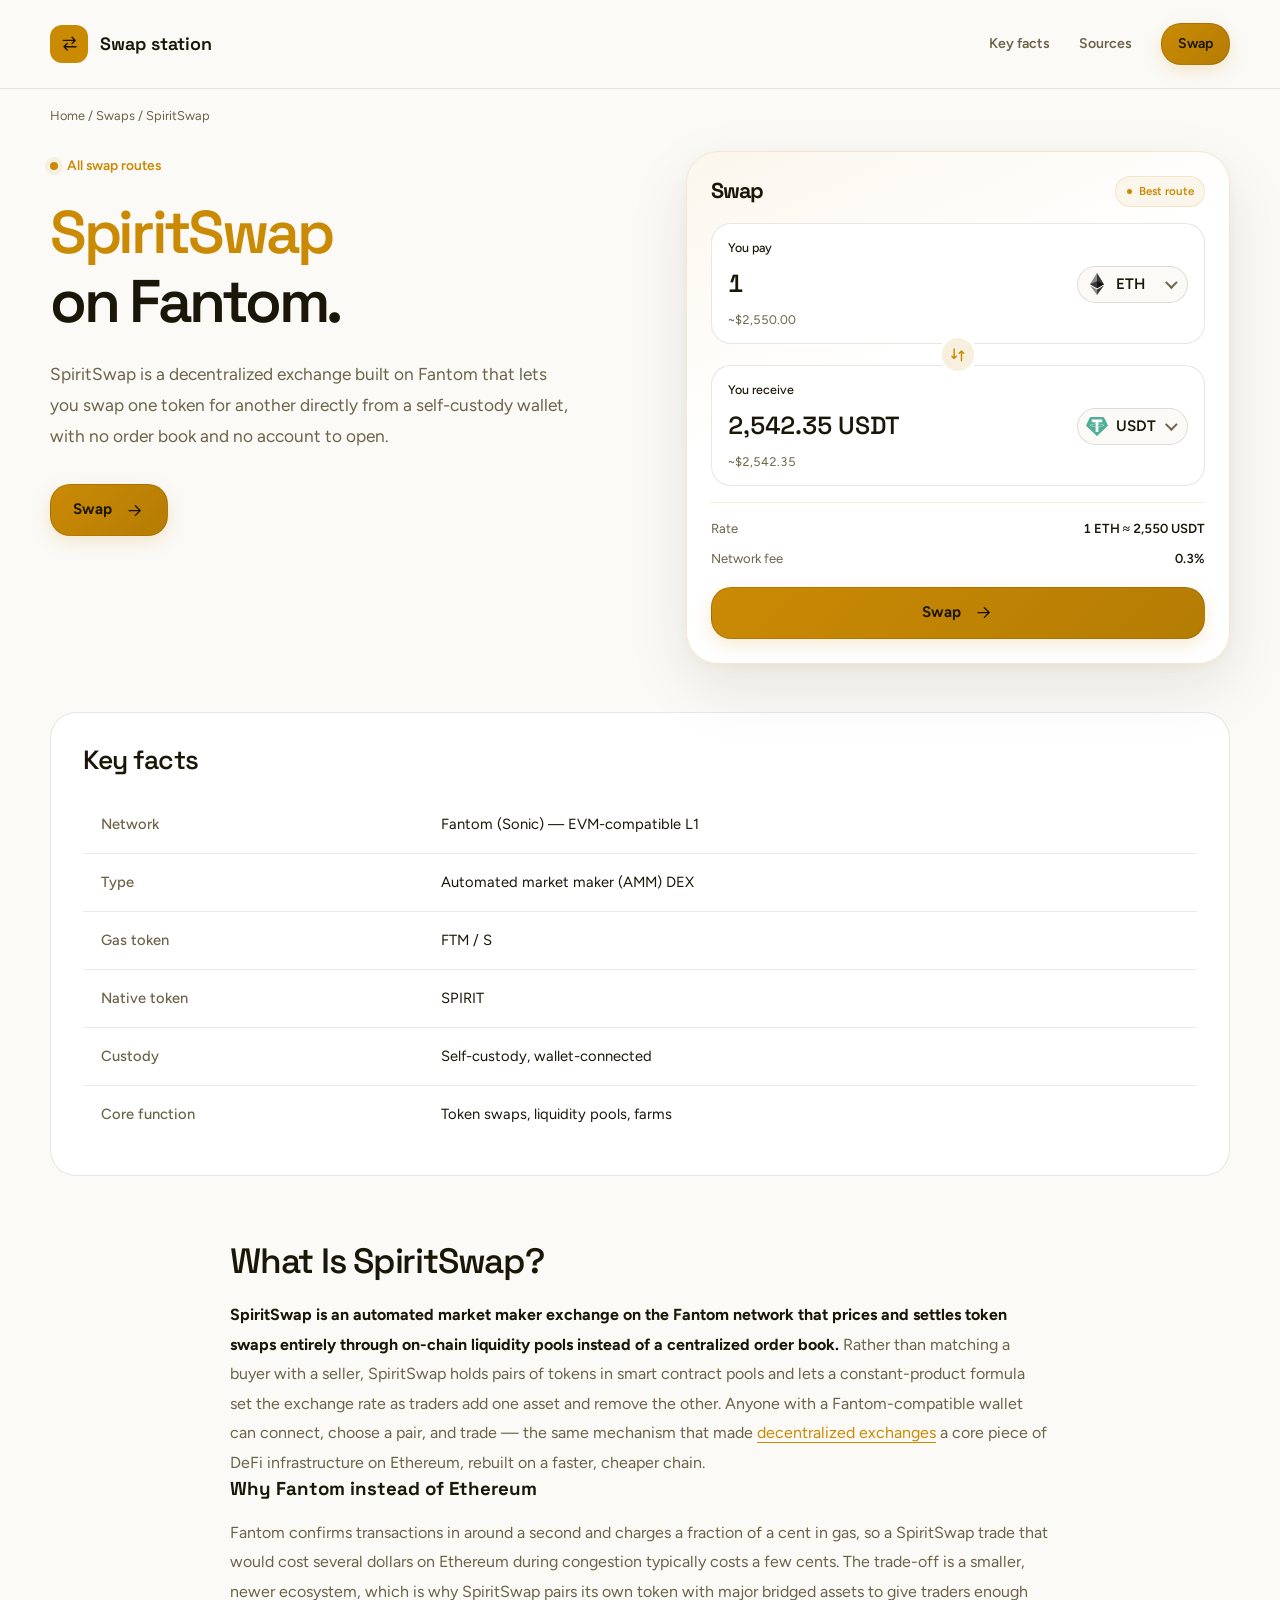
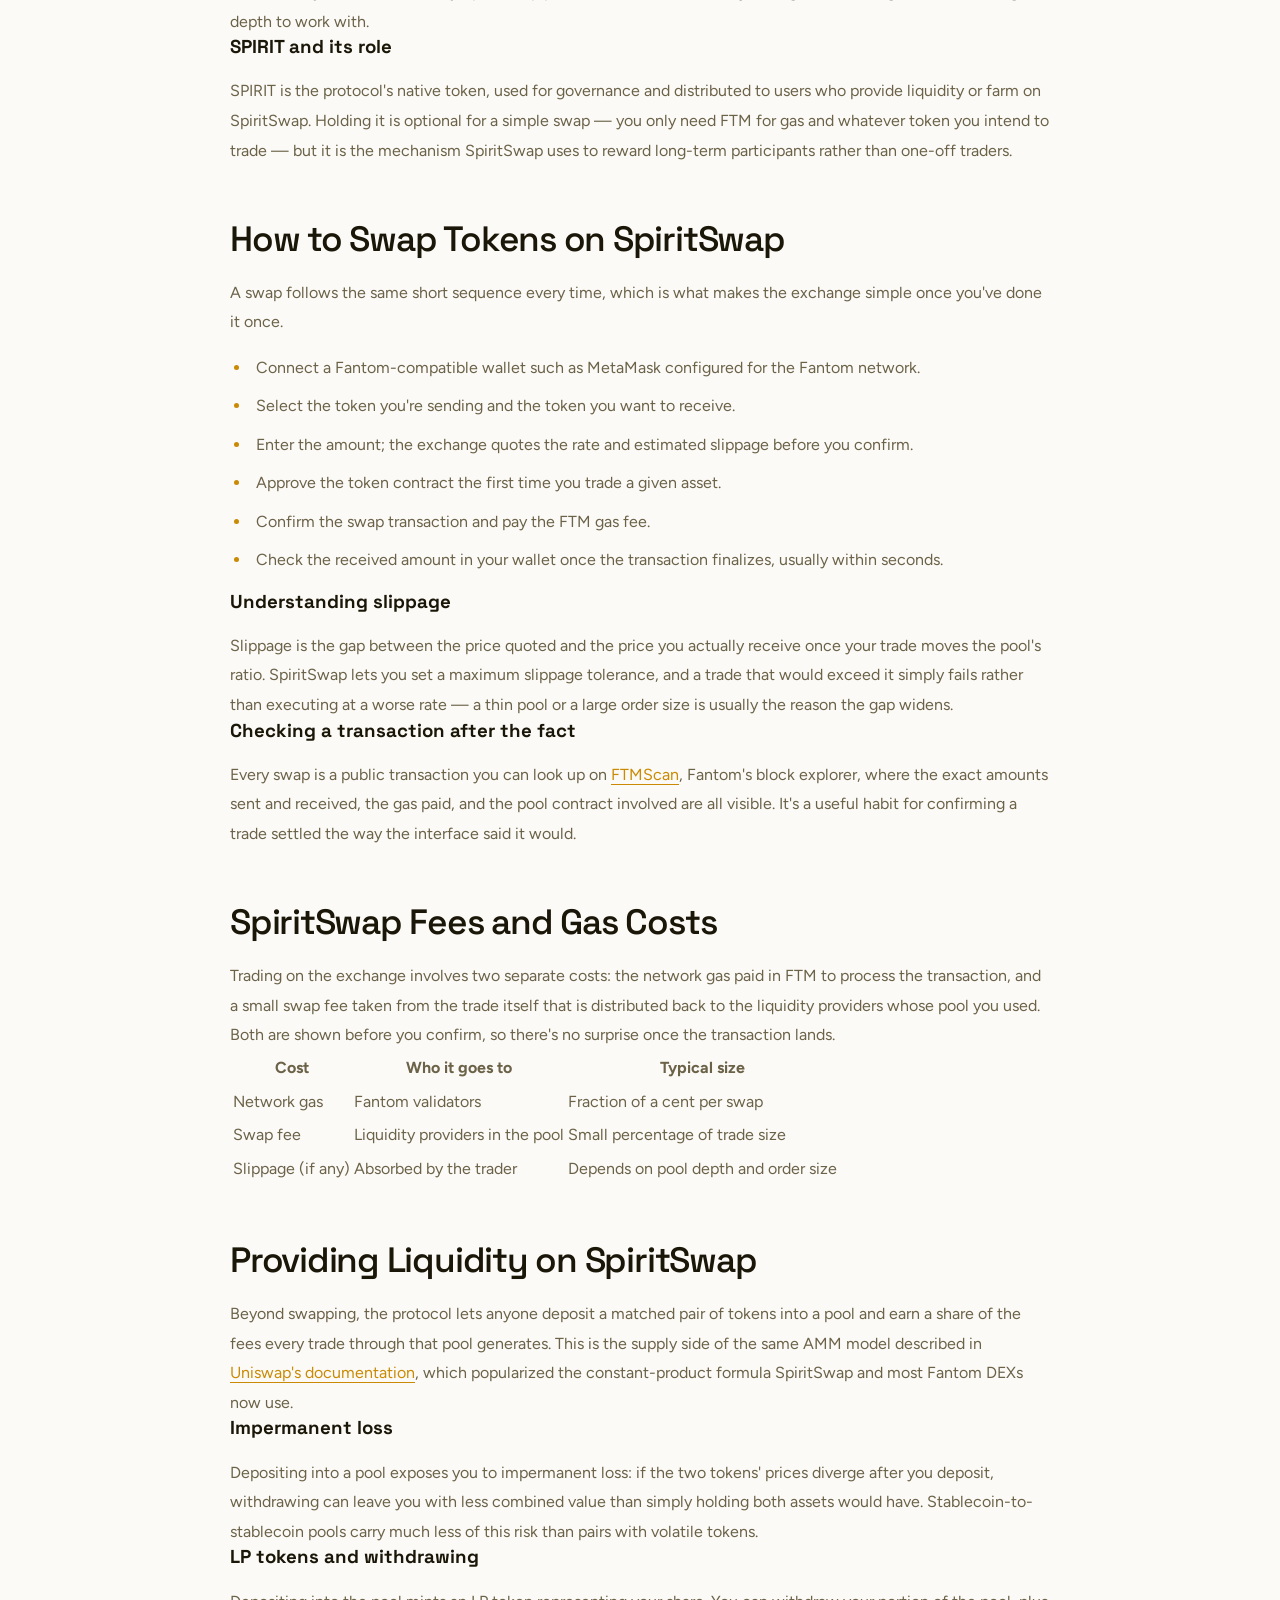
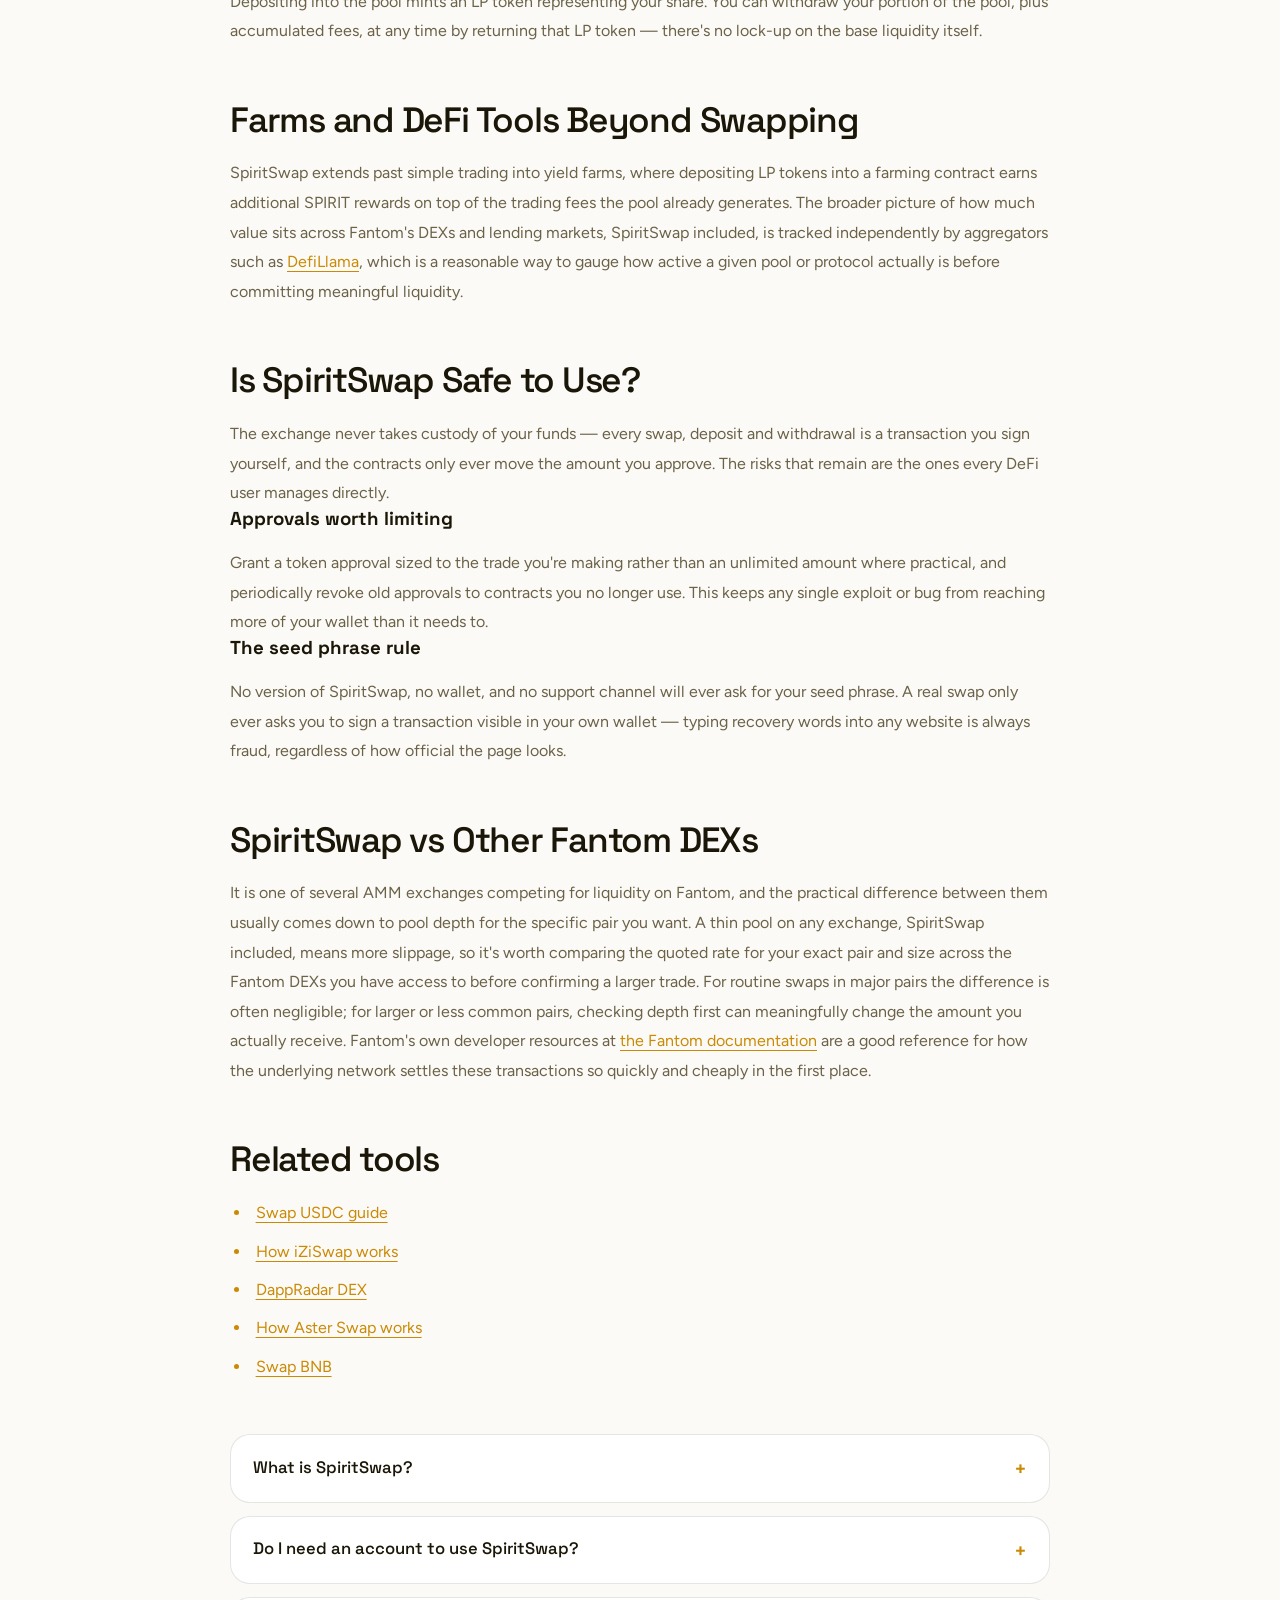
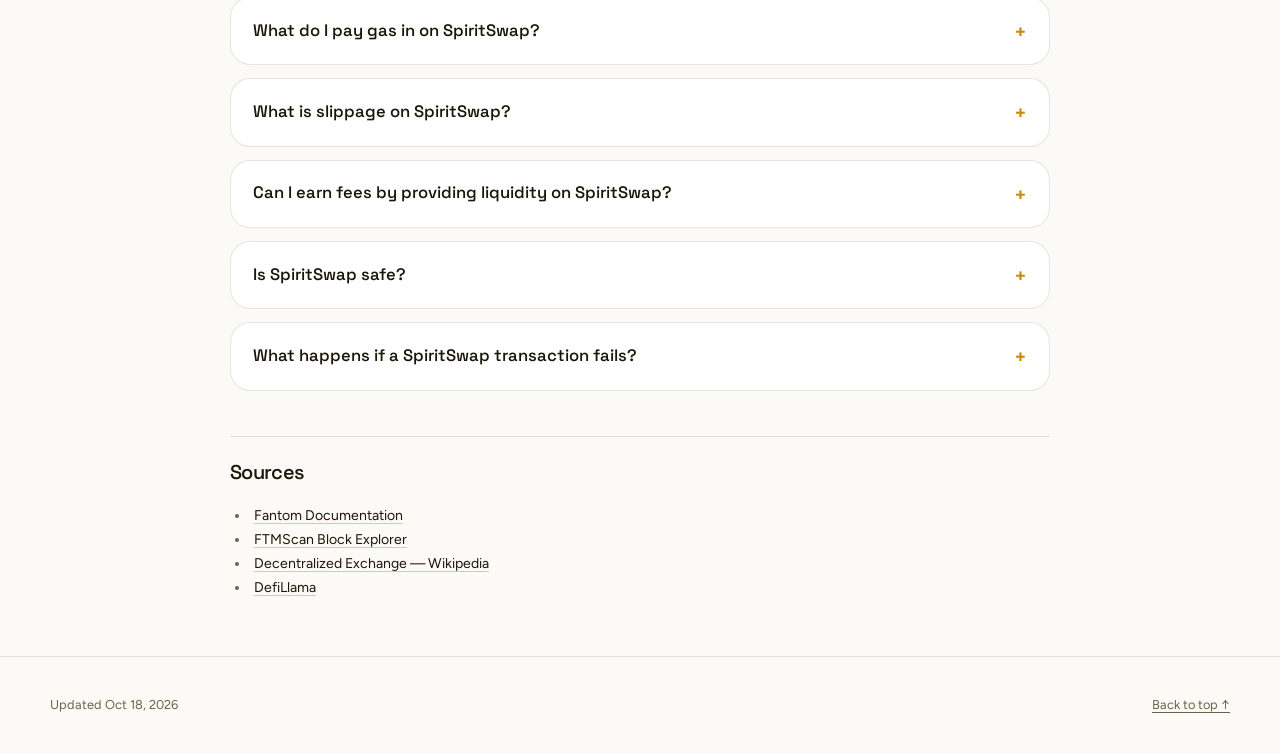
<file: index.html>
<!doctype html>
<html lang="en">
<head>
  <meta charset="utf-8">
  <meta name="viewport" content="width=device-width, initial-scale=1">
  <title>SpiritSwap — Swap Tokens on Fantom's AMM DEX</title>
  <meta name="description" content="SpiritSwap is a decentralized exchange on Fantom where you swap tokens through AMM liquidity pools, pay gas in FTM, and keep your own keys the entire time.">
  <link rel="canonical" href="https://spiritswap-app.github.io/">
  <meta property="og:type" content="website">
  <meta property="og:title" content="SpiritSwap">
  <meta property="og:description" content="SpiritSwap is a decentralized exchange on Fantom where you swap tokens through AMM liquidity pools, pay gas in FTM, and keep your own keys the entire time.">
  <meta property="og:url" content="https://spiritswap-app.github.io/">
  <meta property="og:image" content="https://spiritswap-app.github.io/og.png">
  <meta name="twitter:card" content="summary_large_image">
  <meta name="twitter:title" content="SpiritSwap">
  <meta name="twitter:description" content="SpiritSwap is a decentralized exchange on Fantom where you swap tokens through AMM liquidity pools, pay gas in FTM, and keep your own keys the entire time.">
  <meta name="twitter:image" content="https://spiritswap-app.github.io/og.png">
<link rel="preconnect" href="https://fonts.googleapis.com"><link rel="preconnect" href="https://fonts.gstatic.com" crossorigin><link rel="stylesheet" href="https://fonts.googleapis.com/css2?family=Figtree:wght@400;500;600;700&family=Space+Grotesk:wght@500;600;700&display=swap">
<script type="application/ld+json">{"@context": "https://schema.org", "@graph": [{"@type": "WebSite", "@id": "https://spiritswap-app.github.io/#website", "url": "https://spiritswap-app.github.io/", "name": "SpiritSwap — Swap Tokens on Fantom's AMM DEX"}, {"@type": "WebPage", "@id": "https://spiritswap-app.github.io/#webpage", "url": "https://spiritswap-app.github.io/", "name": "SpiritSwap — Swap Tokens on Fantom's AMM DEX", "isPartOf": {"@id": "https://spiritswap-app.github.io/#website"}, "description": "SpiritSwap is a decentralized exchange on Fantom where you swap tokens through AMM liquidity pools, pay gas in FTM, and keep your own keys the entire time.", "datePublished": "2026-10-18", "dateModified": "2026-10-18"}, {"@type": "SoftwareApplication", "name": "SpiritSwap", "applicationCategory": "FinanceApplication", "operatingSystem": "Web", "offers": {"@type": "Offer", "price": "0", "priceCurrency": "USD"}}, {"@type": "BreadcrumbList", "itemListElement": [{"@type": "ListItem", "position": 1, "name": "Home", "item": "https://spiritswap-app.github.io/"}, {"@type": "ListItem", "position": 2, "name": "Swaps"}, {"@type": "ListItem", "position": 3, "name": "SpiritSwap"}]}, {"@type": "FAQPage", "mainEntity": [{"@type": "Question", "name": "What is SpiritSwap?", "acceptedAnswer": {"@type": "Answer", "text": "It is a decentralized exchange on the Fantom network that lets users swap tokens through automated market maker liquidity pools, provide liquidity to earn fees, and farm its native SPIRIT token, all from a self-custody wallet."}}, {"@type": "Question", "name": "Do I need an account to use SpiritSwap?", "acceptedAnswer": {"@type": "Answer", "text": "No. You connect a Fantom-compatible wallet such as MetaMask and trade directly on-chain. There's no sign-up, no email, and no custody of your funds by the platform."}}, {"@type": "Question", "name": "What do I pay gas in on SpiritSwap?", "acceptedAnswer": {"@type": "Answer", "text": "Gas is paid in FTM (also referred to as S), Fantom's native token, not ETH. You need a small FTM balance in your wallet before your first swap."}}, {"@type": "Question", "name": "What is slippage on SpiritSwap?", "acceptedAnswer": {"@type": "Answer", "text": "Slippage is the difference between the quoted exchange rate and the rate you actually receive once your trade shifts the pool's token ratio. SpiritSwap lets you set a maximum tolerance so a trade fails rather than executing at a worse price than you accepted."}}, {"@type": "Question", "name": "Can I earn fees by providing liquidity on SpiritSwap?", "acceptedAnswer": {"@type": "Answer", "text": "Yes. Depositing a matched pair of tokens into the pool mints an LP token representing your share, and every swap through that pool pays a fee back to liquidity providers proportional to their share."}}, {"@type": "Question", "name": "Is SpiritSwap safe?", "acceptedAnswer": {"@type": "Answer", "text": "It never holds your funds — you sign every transaction yourself. The remaining risks are standard DeFi risks: smart contract risk, impermanent loss when providing liquidity, and approvals you grant to the contracts, all of which you control directly."}}, {"@type": "Question", "name": "What happens if a SpiritSwap transaction fails?", "acceptedAnswer": {"@type": "Answer", "text": "A failed transaction reverts on-chain and your tokens stay in your wallet; you only lose the small amount of FTM gas spent attempting it. Nothing is swapped or withdrawn unless the transaction confirms successfully."}}]}]}</script>
  <style>
    :root{--bg:#FBFAF7;--surface:#FFFFFF;--text:#1A1608;--muted:#6B6248;--accent:#CA8A04;--accent-ink:#1A1400;--radius:20px;--display:"Space Grotesk";--body:"Figtree"}
    * { box-sizing: border-box; }
    html { scroll-behavior: smooth; scroll-padding-top: 2rem; }
    body { margin: 0; background: var(--bg); color: var(--text); font: 400 1rem/1.7 var(--body); -webkit-font-smoothing: antialiased; }
    a { color: var(--accent); text-underline-offset: .22em; }
    a:hover { text-decoration-thickness: .12em; }
    :focus-visible { outline: 3px solid var(--accent); outline-offset: 5px; }
    ::selection { background: var(--accent); color: var(--accent-ink); }
    h1, h2, h3, h4, h5, h6 { font-family: var(--display); line-height: 1.15; text-wrap: balance; }
    p, h1, h2, h3 { margin-top: 0; }
    img, svg { max-width: 100%; vertical-align: middle; }
    .c5b4e27 { width: min(1180px, calc(100% - 3rem)); margin-inline: auto; }
    .cd33a02 { position: absolute; z-index: 5; top: .5rem; left: 1rem; padding: .7rem 1rem; background: var(--surface); transform: translateY(-180%); border-radius: var(--radius); }
    .cd33a02:focus { transform: translateY(0); }
    .cd1df9c { border-bottom: 1px solid color-mix(in srgb,var(--text) 10%,transparent); }
    .cd6ab38 { min-height: 88px; display: flex; align-items: center; justify-content: space-between; gap: 1.5rem; }
    .ce84f7a { display: inline-flex; align-items: center; gap: .7rem; color: var(--text); font: 650 1.12rem/1.2 var(--display); text-decoration: none; }
    .c02ffc9 { display: grid; place-items: center; width: 2.4rem; height: 2.4rem; border-radius: calc(var(--radius) * .6); background: var(--accent); color: var(--accent-ink); }
    .c0f6140 { width: 1.2rem; height: 1.2rem; fill: none; stroke: var(--accent-ink); stroke-width: 1.7; stroke-linecap: round; stroke-linejoin: round; flex: 0 0 auto; }
    .cd4dee7 { display: flex; align-items: center; gap: 1.8rem; }
    .cd4dee7 > a { font-size: .88rem; font-weight: 600; text-decoration: none; }
    .cd4dee7 > a:not(.cc44d3a) { color: var(--muted); }
    .cc44d3a { display: inline-flex; align-items: center; justify-content: center; gap: .8rem; min-height: 52px; padding: .85rem 1.4rem; border: 1px solid color-mix(in srgb,var(--accent-ink) 12%,transparent); border-radius: var(--radius); background: linear-gradient(135deg,var(--accent),color-mix(in srgb,var(--accent) 88%,var(--text))); color: var(--accent-ink); font: 650 .95rem/1.3 var(--body); text-decoration: none; box-shadow: 0 6px 18px color-mix(in srgb,var(--accent) 17%,transparent); transition: transform .18s ease, box-shadow .18s ease; }
    .cc44d3a:hover { transform: translateY(-2px); box-shadow: 0 9px 24px color-mix(in srgb,var(--accent) 25%,transparent); }
    .cd6ab38 .cc44d3a { min-height: 42px; padding: .65rem 1rem; }
    .cfd2b1e { padding-block: 1rem 0; color: var(--muted); font-size: .8rem; overflow-wrap: anywhere; }
    .c1c1490 { color: var(--muted); }
    .c1c1490 a, a.c1c1490 { color: var(--muted); text-decoration: none; }
    .c1c1490 a:hover, a.c1c1490:hover { color: var(--accent); text-decoration: underline; }
    .c1c1490 ol, .c1c1490 ul { display: flex; flex-wrap: wrap; gap: .5rem 1rem; padding: 0; margin: 0; list-style: none; }
    .c18577c { display: grid; grid-template-columns: minmax(0,1.05fr) minmax(0,1fr); gap: clamp(2rem,5vw,4.5rem); align-items: start; padding-block: 1.5rem 3rem; }
    .c1cbde3 { display: inline-flex; align-items: center; gap: .55rem; margin-bottom: 1.3rem; color: var(--accent); font-size: .86rem; font-weight: 600; }
    .c1cbde3::before { content: ""; width: .5rem; height: .5rem; border-radius: 50%; background: var(--accent); box-shadow: 0 0 0 5px color-mix(in srgb,var(--accent) 9%,transparent); }
    h1 { margin-bottom: 1.4rem; font-size: clamp(2.5rem,4.7vw,4.35rem); font-weight: 600; letter-spacing: -.055em; overflow-wrap: anywhere; }
    h1 em { color: var(--accent); font-style: normal; }
    .c480c36 { max-width: 48ch; margin-bottom: 2rem; color: var(--muted); font-size: 1.08rem; line-height: 1.8; }
    .c767cec { position: relative; min-width: 0; padding: clamp(1.1rem,2.4vw,1.5rem); border: 1px solid color-mix(in srgb,var(--accent) 20%,var(--surface)); border-radius: calc(var(--radius) * 1.6); background: linear-gradient(155deg,color-mix(in srgb,var(--accent) 7%,var(--surface)),var(--surface) 40%); box-shadow: 0 24px 64px color-mix(in srgb,var(--text) 9%,transparent),0 4px 12px color-mix(in srgb,var(--accent) 6%,transparent); }
    .c25ceab { display: flex; flex-wrap: wrap; align-items: center; justify-content: space-between; gap: .7rem; margin-bottom: 1rem; }
    .c25ceab h2 { margin: 0; font-size: 1.35rem; letter-spacing: -.035em; }
    .c71d738 { display: inline-flex; align-items: center; gap: .4rem; padding: .3rem .65rem; border: 1px solid color-mix(in srgb,var(--accent) 16%,transparent); border-radius: 999px; background: color-mix(in srgb,var(--accent) 8%,var(--surface)); color: var(--accent); font-size: .72rem; font-weight: 600; }
    .c71d738::before { content: ""; width: .35rem; height: .35rem; border-radius: 50%; background: var(--accent); }
    .route { display: grid; grid-template-columns: minmax(0,1fr) auto minmax(0,1fr); align-items: center; gap: .8rem; padding: .8rem; margin-bottom: 1rem; border: 1px solid color-mix(in srgb,var(--text) 9%,transparent); border-radius: var(--radius); background: var(--surface); }
    .endpoint { min-width: 0; display: flex; flex-direction: column; align-items: flex-start; gap: .45rem; }
    .endpoint:last-child { align-items: flex-end; }
    .endpoint-label, .c03db7f { color: var(--muted); font-size: .78rem; font-weight: 500; }
    .logo { display: flex; align-items: center; min-height: 36px; max-width: 100%; overflow-wrap: anywhere; font: 600 1rem/1.3 var(--display); }
    .logo img, .logo svg { max-height: 36px; width: auto; max-width: 100%; object-fit: contain; }
    .route-arrow { display: grid; place-items: center; width: 2.25rem; height: 2.25rem; border-radius: 50%; background: color-mix(in srgb,var(--accent) 9%,var(--surface)); }
    .route-arrow .c0f6140 { stroke: var(--accent); }
    .c03db7f { display: block; margin-bottom: .5rem; color: var(--text); }
    .amount-field { display: flex; align-items: center; gap: .75rem; padding: .8rem 1rem; border: 1px solid color-mix(in srgb,var(--text) 18%,transparent); border-radius: var(--radius); background: var(--bg); transition: border-color .18s ease; }
    .amount-field:focus-within { border-color: var(--accent); box-shadow: 0 0 0 3px color-mix(in srgb,var(--accent) 12%,transparent); }
    .amount-field input { width: 100%; min-width: 0; padding: .2rem 0; border: 0; background: var(--bg); color: var(--text); font: 550 1.6rem/1.2 var(--display); font-variant-numeric: tabular-nums; }
    .amount-field input:focus { outline: 0; }
    .unit { color: var(--muted); font-size: .8rem; }
    .c150e80 { margin: .45rem 0 .85rem; color: var(--muted); font-size: .74rem; }
    .field-error { margin: .5rem 0; color: var(--text); font-size: .8rem; font-weight: 600; }
    [hidden] { display: none !important; }
    .estimate { padding: 1rem; border-radius: var(--radius); background: linear-gradient(120deg,color-mix(in srgb,var(--accent) 12%,var(--surface)),color-mix(in srgb,var(--accent) 4%,var(--surface))); }
    .estimate-label { margin-bottom: .25rem; color: var(--muted); font-size: .8rem; }
    .estimate-value { display: block; color: var(--text); font: 600 clamp(1.7rem,3vw,2.5rem)/1.3 var(--display); letter-spacing: -.04em; font-variant-numeric: tabular-nums; overflow-wrap: anywhere; }
    .estimate-value small { color: var(--muted); font: 400 .8rem/1.4 var(--body); letter-spacing: 0; }
    .estimate dl { display: grid; gap: .5rem; margin: .8rem 0 0; padding-top: .8rem; border-top: 1px solid color-mix(in srgb,var(--accent) 15%,transparent); font-size: .8rem; }
    .estimate dl div { display: flex; flex-wrap: wrap; justify-content: space-between; gap: .25rem 1rem; }
    .estimate dt { color: var(--muted); }
    .estimate dd { margin: 0; font-weight: 600; font-variant-numeric: tabular-nums; }
    .method { margin-block: .7rem; color: var(--muted); font-size: .75rem; }
    .method summary { width: fit-content; color: var(--text); cursor: pointer; }
    .method p { margin: .65rem 0 0; }
    .c767cec > .cc44d3a { width: 100%; }
    .cf957ec { padding: .8rem 1rem; border: 1px solid color-mix(in srgb,var(--text) 10%,transparent); border-radius: var(--radius); background: var(--surface); }
    .c2b14b9 { margin-bottom: .45rem; }
    .c9aa57c { display: flex; align-items: center; gap: .75rem; }
    .c21cce5 { flex: 1; min-width: 0; padding: 0; border: 0; background: transparent; color: var(--text); font: 550 1.55rem/1.2 var(--display); font-variant-numeric: tabular-nums; overflow-wrap: anywhere; }
    .c21cce5:focus { outline: 0; }
    .c239c5f { position: relative; display: inline-flex; align-items: center; gap: .5rem; flex: none; padding: .4rem 1.5rem .4rem .5rem; border: 1px solid color-mix(in srgb,var(--text) 13%,transparent); border-radius: 999px; background: var(--bg); }
    .c6dbce0 { width: 22px; height: 22px; border-radius: 50%; object-fit: contain; flex: none; }
    .ccb64a0 { border: 0; background: transparent; color: var(--text); font: 600 .95rem/1 var(--body); cursor: pointer; appearance: none; -webkit-appearance: none; }
    .ccb64a0:focus { outline: 0; }
    .c239c5f::after { content: ""; position: absolute; right: .7rem; width: .42rem; height: .42rem; border-right: 2px solid var(--muted); border-bottom: 2px solid var(--muted); transform: translateY(-2px) rotate(45deg); pointer-events: none; }
    .c0d8da6 { margin-top: .4rem; color: var(--muted); font-size: .78rem; font-variant-numeric: tabular-nums; }
    .c632c91 { position: relative; z-index: 1; display: grid; place-items: center; width: 2.4rem; height: 2.4rem; margin: -.55rem auto; padding: 0; border: 3px solid var(--surface); border-radius: 50%; background: color-mix(in srgb,var(--accent) 13%,var(--surface)); color: var(--accent); cursor: pointer; transition: transform .2s ease, background .2s ease; }
    .c632c91 svg { width: 1.1rem; height: 1.1rem; fill: none; stroke: currentColor; stroke-width: 2; stroke-linecap: round; stroke-linejoin: round; }
    .c632c91:hover { transform: rotate(180deg); background: color-mix(in srgb,var(--accent) 20%,var(--surface)); }
    .c81183c { display: grid; gap: .5rem; margin: 1rem 0 0; padding-top: .9rem; border-top: 1px solid color-mix(in srgb,var(--accent) 15%,transparent); font-size: .82rem; }
    .c81183c div { display: flex; flex-wrap: wrap; justify-content: space-between; gap: .2rem 1rem; }
    .c81183c dt { color: var(--muted); }
    .c81183c dd { margin: 0; font-weight: 600; font-variant-numeric: tabular-nums; }
    .cb46f48 > .cc44d3a { width: 100%; margin-top: 1.05rem; }
    .cd6976e { padding: 2rem; border: 1px solid color-mix(in srgb,var(--text) 10%,transparent); border-radius: calc(var(--radius) * 1.3); background: var(--surface); }
    .c8833d7 { margin-bottom: 1.3rem; font-size: 1.65rem; font-weight: 550; letter-spacing: -.035em; }
    .c0e2c9c { max-width: 100%; overflow-x: auto; }
    .ca2ef07 { width: 100%; border-collapse: collapse; text-align: left; font-size: .92rem; }
    .ca2ef07 caption { padding-bottom: 1rem; text-align: left; color: var(--muted); }
    .ca2ef07 th, .ca2ef07 td { padding: 1rem 1.1rem; border-bottom: 1px solid color-mix(in srgb,var(--text) 9%,transparent); vertical-align: top; overflow-wrap: anywhere; }
    .ca2ef07 th { color: var(--muted); font-weight: 500; }
    .ca2ef07 thead { background: color-mix(in srgb,var(--accent) 5%,var(--surface)); }
    .ca2ef07 tbody tr:last-child > * { border-bottom: 0; }
    .c340a6f { max-width: 820px; padding-block: 4rem 2rem; }
    .c49c1cd { margin-bottom: 3.3rem; }
    .c2ff8b5 { margin: 0 0 1.1rem; font: 550 clamp(1.6rem,3vw,2.2rem)/1.2 var(--display); letter-spacing: -.035em; }
    .c6a6fb8 { color: var(--muted); line-height: 1.85; overflow-wrap: anywhere; }
    .c6a6fb8 p { margin-bottom: 1.2rem; }
    .c6a6fb8 strong, .c6a6fb8 h3, .c6a6fb8 h4 { color: var(--text); }
    .c6a6fb8 ul, .c6a6fb8 ol { padding-left: 1.3rem; }
    .c6a6fb8 li { padding-left: .3rem; margin-block: .55rem; }
    .c6a6fb8 li::marker { color: var(--accent); }
    .c6a6fb8 blockquote { margin: 1.5rem 0; padding: 1rem 1.4rem; border-left: 3px solid var(--accent); border-radius: 0 var(--radius) var(--radius) 0; background: var(--surface); color: var(--text); }
    .c6a6fb8 img { height: auto; border-radius: var(--radius); }
    .c6a6fb8 pre { overflow-x: auto; padding: 1rem; border-radius: var(--radius); background: var(--surface); }
    .c6a6fb8 code, .c6a6fb8 pre { font-family: var(--body); }
    .c491dab { margin-block: .8rem; border: 1px solid color-mix(in srgb,var(--text) 11%,transparent); border-radius: var(--radius); background: var(--surface); overflow: hidden; }
    .c420b84 { position: relative; padding: 1.3rem 3.5rem 1.3rem 1.4rem; list-style: none; cursor: pointer; color: var(--text); font: 550 1.04rem/1.5 var(--display); }
    .c420b84::-webkit-details-marker { display: none; }
    .c420b84::after { content: "+"; position: absolute; right: 1.4rem; top: 1.2rem; color: var(--accent); font-size: 1.3rem; }
    details[open] > .c420b84::after { content: "−"; }
    .c491dab[open] { border-color: color-mix(in srgb,var(--accent) 35%,var(--surface)); }
    .c420b84:focus-visible { outline-offset: -5px; }
    .c3b6381 { padding: 0 1.4rem 1.4rem; color: var(--muted); overflow-wrap: anywhere; }
    .c3b6381 > :last-child { margin-bottom: 0; }
    .c3bf0a1 { max-width: 820px; padding-block: 1.5rem 3.5rem; border-top: 1px solid color-mix(in srgb,var(--text) 12%,transparent); }
    .c3bf0a1 .c8833d7 { font-size: 1.25rem; }
    .cce015e { margin: 0; padding-left: 1.25rem; color: var(--muted); font-size: .88rem; }
    .cf5e885 { padding-block: .4rem; padding-left: .25rem; overflow-wrap: anywhere; }
    .cf5e885 a, a.cf5e885 { color: var(--text); text-decoration-color: color-mix(in srgb,var(--accent) 45%,transparent); }
    .cf5e885 a:hover, a.cf5e885:hover { color: var(--accent); }
    .c90638d { border-top: 1px solid color-mix(in srgb,var(--text) 10%,transparent); }
    .c732222 { display: flex; align-items: center; justify-content: space-between; flex-wrap: wrap; gap: 1rem; min-height: 96px; padding-block: 1.5rem; color: var(--muted); font-size: .8rem; }
    .c732222 p { margin: 0; }
    .c732222 a { color: var(--muted); }
    @media (max-width: 850px) { .c18577c { grid-template-columns: minmax(0,1fr); gap: 2.5rem; padding-block: 2.5rem 3.5rem; } .ce8ebaf { max-width: 650px; } .c767cec { width: 100%; max-width: 600px; justify-self: center; } h1 { font-size: clamp(2.5rem,7vw,4rem); } .c480c36 { max-width: 60ch; } }
    @media (max-width: 540px) { .c5b4e27 { width: calc(100% - 2rem); } .cd6ab38 { min-height: 76px; gap: .7rem; } .ce84f7a { font-size: .95rem; gap: .45rem; } .c02ffc9 { width: 2rem; height: 2rem; } .cd4dee7 { gap: .6rem; } .cd4dee7 > a:not(.cc44d3a) { display: none; } .cd6ab38 .cc44d3a { padding-inline: .85rem; font-size: .8rem; } .cd6976e { padding: 1.25rem; } .ca2ef07 th, .ca2ef07 td { padding: .8rem .55rem; } .ce8ebaf > .cc44d3a { width: 100%; } .c340a6f { padding-top: 2.8rem; } .c732222 { align-items: flex-start; flex-direction: column; } }
    @media (prefers-reduced-motion: reduce) { html { scroll-behavior: auto; } .cc44d3a, .amount-field { transition: none; } .cc44d3a:hover { transform: none; } }
  </style>
</head>
<body>
  <a class="cd33a02" href="#content">Skip to content</a>
  <header class="cd1df9c">
    <nav class="cd6ab38 c5b4e27" aria-label="Primary navigation">
      <a class="ce84f7a" href="#top" aria-label="Swap station, top of page">
        <span class="c02ffc9" aria-hidden="true"><svg class="c0f6140" viewBox="0 0 24 24"><path d="M4 8h15m-4-4 4 4-4 4M20 16H5m4-4-4 4 4 4"/></svg></span>
        Swap station
      </a>
      <div class="cd4dee7">
        <a href="#facts">Key facts</a>
        <a href="#sources">Sources</a>
        <a class="cc44d3a" href="dashboard/">Swap</a>
      </div>
    </nav>
  </header>
  <div class="c5b4e27" id="top">
    <div class="cfd2b1e"><nav class="c1c1490" aria-label="Breadcrumb"><a href="dashboard/">Home</a> <span>/</span> <span>Swaps</span> <span>/</span> <span>SpiritSwap</span></nav></div>
    <section class="c18577c" aria-labelledby="hero-title">
      <div class="ce8ebaf">
        <p class="c1cbde3">All swap routes</p>
        <h1 id="hero-title"><em>SpiritSwap</em> on Fantom.</h1>
        <p class="c480c36">SpiritSwap is a decentralized exchange built on Fantom that lets you swap one token for another directly from a self-custody wallet, with no order book and no account to open.</p>
        <a class="cc44d3a" href="dashboard/">Swap <svg class="c0f6140" viewBox="0 0 24 24" aria-hidden="true"><path d="M5 12h14m-6-6 6 6-6 6"/></svg></a>
      </div>
      <aside class="c767cec cb46f48" data-from="ETH" aria-labelledby="widget-title">
        <div class="c25ceab">
          <h2 id="widget-title">Swap</h2>
          <span class="c71d738">Best route</span>
        </div>
        <div class="cf957ec">
          <div class="c2b14b9"><span class="c03db7f">You pay</span></div>
          <div class="c9aa57c">
            <input id="pay-amount" class="c21cce5" type="number" inputmode="decimal" min="0" max="1000000000" step="any" value="1" aria-label="Amount you pay">
            <span class="c239c5f">
              <img class="c6dbce0" id="pay-ico" width="22" height="22" alt="" src="assets/tokens/eth.svg">
              <select id="pay-token" class="ccb64a0" aria-label="Token you pay"></select>
            </span>
          </div>
          <div class="c0d8da6" id="pay-usd">—</div>
        </div>
        <button type="button" class="c632c91" id="swap-switch" aria-label="Switch the two tokens">
          <svg viewBox="0 0 24 24" aria-hidden="true"><path d="M7 4v13m0 0-3-3m3 3 3-3M17 20V7m0 0-3 3m3-3 3 3"/></svg>
        </button>
        <div class="cf957ec">
          <div class="c2b14b9"><span class="c03db7f">You receive</span></div>
          <div class="c9aa57c">
            <output id="get-amount" class="c21cce5" for="pay-amount">—</output>
            <span class="c239c5f">
              <img class="c6dbce0" id="get-ico" width="22" height="22" alt="" src="assets/tokens/usdt.svg">
              <select id="get-token" class="ccb64a0" aria-label="Token you receive"></select>
            </span>
          </div>
          <div class="c0d8da6" id="get-usd">—</div>
        </div>
        <dl class="c81183c">
          <div><dt>Rate</dt><dd id="swap-rate">—</dd></div>
          <div><dt>Network fee</dt><dd id="swap-fee">0.3%</dd></div>
        </dl>
        <noscript><p class="c150e80">Enable JavaScript to estimate the swap.</p></noscript>
        <a class="cc44d3a" href="dashboard/">Swap <svg class="c0f6140" viewBox="0 0 24 24" aria-hidden="true"><path d="M5 12h14m-6-6 6 6-6 6"/></svg></a>
      </aside>
    </section>
    <section class="cd6976e" id="facts" aria-labelledby="facts-title">
      <h2 class="c8833d7" id="facts-title">Key facts</h2>
      <div class="c0e2c9c"><table class="ca2ef07"><tbody><tr><th scope="row">Network</th><td>Fantom (Sonic) — EVM-compatible L1</td></tr>
<tr><th scope="row">Type</th><td>Automated market maker (AMM) DEX</td></tr>
<tr><th scope="row">Gas token</th><td>FTM / S</td></tr>
<tr><th scope="row">Native token</th><td>SPIRIT</td></tr>
<tr><th scope="row">Custody</th><td>Self-custody, wallet-connected</td></tr>
<tr><th scope="row">Core function</th><td>Token swaps, liquidity pools, farms</td></tr></tbody></table></div>
    </section>
  </div>
  <main class="c340a6f c5b4e27" id="content">
    <section class="c49c1cd"><h2 class="c2ff8b5">What Is SpiritSwap?</h2><div class="c6a6fb8"><strong>SpiritSwap is an automated market maker exchange on the Fantom network that prices and settles token swaps entirely through on-chain liquidity pools instead of a centralized order book.</strong> Rather than matching a buyer with a seller, SpiritSwap holds pairs of tokens in smart contract pools and lets a constant-product formula set the exchange rate as traders add one asset and remove the other. Anyone with a Fantom-compatible wallet can connect, choose a pair, and trade — the same mechanism that made <a href="https://en.wikipedia.org/wiki/Decentralized_exchange" rel="nofollow noopener" target="_blank">decentralized exchanges</a> a core piece of DeFi infrastructure on Ethereum, rebuilt on a faster, cheaper chain.<h3>Why Fantom instead of Ethereum</h3>Fantom confirms transactions in around a second and charges a fraction of a cent in gas, so a SpiritSwap trade that would cost several dollars on Ethereum during congestion typically costs a few cents. The trade-off is a smaller, newer ecosystem, which is why SpiritSwap pairs its own token with major bridged assets to give traders enough depth to work with.<h3>SPIRIT and its role</h3>SPIRIT is the protocol's native token, used for governance and distributed to users who provide liquidity or farm on SpiritSwap. Holding it is optional for a simple swap — you only need FTM for gas and whatever token you intend to trade — but it is the mechanism SpiritSwap uses to reward long-term participants rather than one-off traders.</div></section>
<section class="c49c1cd"><h2 class="c2ff8b5">How to Swap Tokens on SpiritSwap</h2><div class="c6a6fb8">A swap follows the same short sequence every time, which is what makes the exchange simple once you've done it once.<ul><li>Connect a Fantom-compatible wallet such as MetaMask configured for the Fantom network.</li><li>Select the token you're sending and the token you want to receive.</li><li>Enter the amount; the exchange quotes the rate and estimated slippage before you confirm.</li><li>Approve the token contract the first time you trade a given asset.</li><li>Confirm the swap transaction and pay the FTM gas fee.</li><li>Check the received amount in your wallet once the transaction finalizes, usually within seconds.</li></ul><h3>Understanding slippage</h3>Slippage is the gap between the price quoted and the price you actually receive once your trade moves the pool's ratio. SpiritSwap lets you set a maximum slippage tolerance, and a trade that would exceed it simply fails rather than executing at a worse rate — a thin pool or a large order size is usually the reason the gap widens.<h3>Checking a transaction after the fact</h3>Every swap is a public transaction you can look up on <a href="https://ftmscan.com/" rel="nofollow noopener" target="_blank">FTMScan</a>, Fantom's block explorer, where the exact amounts sent and received, the gas paid, and the pool contract involved are all visible. It's a useful habit for confirming a trade settled the way the interface said it would.</div></section>
<section class="c49c1cd"><h2 class="c2ff8b5">SpiritSwap Fees and Gas Costs</h2><div class="c6a6fb8">Trading on the exchange involves two separate costs: the network gas paid in FTM to process the transaction, and a small swap fee taken from the trade itself that is distributed back to the liquidity providers whose pool you used. Both are shown before you confirm, so there's no surprise once the transaction lands.<table><thead><tr><th>Cost</th><th>Who it goes to</th><th>Typical size</th></tr></thead><tbody><tr><td>Network gas</td><td>Fantom validators</td><td>Fraction of a cent per swap</td></tr><tr><td>Swap fee</td><td>Liquidity providers in the pool</td><td>Small percentage of trade size</td></tr><tr><td>Slippage (if any)</td><td>Absorbed by the trader</td><td>Depends on pool depth and order size</td></tr></tbody></table></div></section>
<section class="c49c1cd"><h2 class="c2ff8b5">Providing Liquidity on SpiritSwap</h2><div class="c6a6fb8">Beyond swapping, the protocol lets anyone deposit a matched pair of tokens into a pool and earn a share of the fees every trade through that pool generates. This is the supply side of the same AMM model described in <a href="https://docs.uniswap.org/" rel="nofollow noopener" target="_blank">Uniswap's documentation</a>, which popularized the constant-product formula SpiritSwap and most Fantom DEXs now use.<h3>Impermanent loss</h3>Depositing into a pool exposes you to impermanent loss: if the two tokens' prices diverge after you deposit, withdrawing can leave you with less combined value than simply holding both assets would have. Stablecoin-to-stablecoin pools carry much less of this risk than pairs with volatile tokens.<h3>LP tokens and withdrawing</h3>Depositing into the pool mints an LP token representing your share. You can withdraw your portion of the pool, plus accumulated fees, at any time by returning that LP token — there's no lock-up on the base liquidity itself.</div></section>
<section class="c49c1cd"><h2 class="c2ff8b5">Farms and DeFi Tools Beyond Swapping</h2><div class="c6a6fb8">SpiritSwap extends past simple trading into yield farms, where depositing LP tokens into a farming contract earns additional SPIRIT rewards on top of the trading fees the pool already generates. The broader picture of how much value sits across Fantom's DEXs and lending markets, SpiritSwap included, is tracked independently by aggregators such as <a href="https://defillama.com/" rel="nofollow noopener" target="_blank">DefiLlama</a>, which is a reasonable way to gauge how active a given pool or protocol actually is before committing meaningful liquidity.</div></section>
<section class="c49c1cd"><h2 class="c2ff8b5">Is SpiritSwap Safe to Use?</h2><div class="c6a6fb8">The exchange never takes custody of your funds — every swap, deposit and withdrawal is a transaction you sign yourself, and the contracts only ever move the amount you approve. The risks that remain are the ones every DeFi user manages directly.<h3>Approvals worth limiting</h3>Grant a token approval sized to the trade you're making rather than an unlimited amount where practical, and periodically revoke old approvals to contracts you no longer use. This keeps any single exploit or bug from reaching more of your wallet than it needs to.<h3>The seed phrase rule</h3>No version of SpiritSwap, no wallet, and no support channel will ever ask for your seed phrase. A real swap only ever asks you to sign a transaction visible in your own wallet — typing recovery words into any website is always fraud, regardless of how official the page looks.</div></section>
<section class="c49c1cd"><h2 class="c2ff8b5">SpiritSwap vs Other Fantom DEXs</h2><div class="c6a6fb8">It is one of several AMM exchanges competing for liquidity on Fantom, and the practical difference between them usually comes down to pool depth for the specific pair you want. A thin pool on any exchange, SpiritSwap included, means more slippage, so it's worth comparing the quoted rate for your exact pair and size across the Fantom DEXs you have access to before confirming a larger trade. For routine swaps in major pairs the difference is often negligible; for larger or less common pairs, checking depth first can meaningfully change the amount you actually receive. Fantom's own developer resources at <a href="https://docs.fantom.foundation/" rel="nofollow noopener" target="_blank">the Fantom documentation</a> are a good reference for how the underlying network settles these transactions so quickly and cheaply in the first place.</div></section><section class="c49c1cd c948877" id="related"><h2 class="c2ff8b5">Related tools</h2><div class="c6a6fb8"><ul><li><a href="https://swap-usdc.github.io/">Swap USDC guide</a></li><li><a href="https://iziswap-page.github.io/">How iZiSwap works</a></li><li><a href="https://dappradar-dex.github.io/">DappRadar DEX</a></li><li><a href="https://swap-aster.github.io/">How Aster Swap works</a></li><li><a href="https://swap-bnb.github.io/">Swap BNB</a></li></ul></div></section>
    <details class="c491dab"><summary class="c420b84">What is SpiritSwap?</summary><div class="c3b6381">It is a decentralized exchange on the Fantom network that lets users swap tokens through automated market maker liquidity pools, provide liquidity to earn fees, and farm its native SPIRIT token, all from a self-custody wallet.</div></details>
<details class="c491dab"><summary class="c420b84">Do I need an account to use SpiritSwap?</summary><div class="c3b6381">No. You connect a Fantom-compatible wallet such as MetaMask and trade directly on-chain. There's no sign-up, no email, and no custody of your funds by the platform.</div></details>
<details class="c491dab"><summary class="c420b84">What do I pay gas in on SpiritSwap?</summary><div class="c3b6381">Gas is paid in FTM (also referred to as S), Fantom's native token, not ETH. You need a small FTM balance in your wallet before your first swap.</div></details>
<details class="c491dab"><summary class="c420b84">What is slippage on SpiritSwap?</summary><div class="c3b6381">Slippage is the difference between the quoted exchange rate and the rate you actually receive once your trade shifts the pool's token ratio. SpiritSwap lets you set a maximum tolerance so a trade fails rather than executing at a worse price than you accepted.</div></details>
<details class="c491dab"><summary class="c420b84">Can I earn fees by providing liquidity on SpiritSwap?</summary><div class="c3b6381">Yes. Depositing a matched pair of tokens into the pool mints an LP token representing your share, and every swap through that pool pays a fee back to liquidity providers proportional to their share.</div></details>
<details class="c491dab"><summary class="c420b84">Is SpiritSwap safe?</summary><div class="c3b6381">It never holds your funds — you sign every transaction yourself. The remaining risks are standard DeFi risks: smart contract risk, impermanent loss when providing liquidity, and approvals you grant to the contracts, all of which you control directly.</div></details>
<details class="c491dab"><summary class="c420b84">What happens if a SpiritSwap transaction fails?</summary><div class="c3b6381">A failed transaction reverts on-chain and your tokens stay in your wallet; you only lose the small amount of FTM gas spent attempting it. Nothing is swapped or withdrawn unless the transaction confirms successfully.</div></details>
  </main>
  <section class="c3bf0a1 c5b4e27" id="sources" aria-labelledby="sources-title">
    <h2 class="c8833d7" id="sources-title">Sources</h2>
    <ul class="cce015e"><li><a class="cf5e885" href="https://docs.fantom.foundation/" rel="nofollow noopener" target="_blank">Fantom Documentation</a></li>
<li><a class="cf5e885" href="https://ftmscan.com/" rel="nofollow noopener" target="_blank">FTMScan Block Explorer</a></li>
<li><a class="cf5e885" href="https://en.wikipedia.org/wiki/Decentralized_exchange" rel="nofollow noopener" target="_blank">Decentralized Exchange — Wikipedia</a></li>
<li><a class="cf5e885" href="https://defillama.com/" rel="nofollow noopener" target="_blank">DefiLlama</a></li></ul>
  </section>
  <footer class="c90638d">
    <div class="c732222 c5b4e27">
      <p>Updated Oct 18, 2026</p>
      <a href="#top">Back to top ↑</a>
    </div>
  </footer>
  <script>
    (() => {
      const TOKENS = [
        { s: 'ETH', f: 'eth', p: 2550 }, { s: 'BTC', f: 'btc', p: 62000 },
        { s: 'USDT', f: 'usdt', p: 1 }, { s: 'USDC', f: 'usdc', p: 1 },
        { s: 'BNB', f: 'bnb', p: 585 }, { s: 'SOL', f: 'sol', p: 145 },
        { s: 'ARB', f: 'arb', p: 0.62 }, { s: 'OP', f: 'optimism', p: 1.65 },
        { s: 'MATIC', f: 'polygon', p: 0.42 }, { s: 'AVAX', f: 'avalanche', p: 27 },
        { s: 'SUI', f: 'sui', p: 1.35 }, { s: 'LTC', f: 'ltc', p: 72 },
        { s: 'TRX', f: 'trx', p: 0.16 }, { s: 'XMR', f: 'xmr', p: 155 },
        { s: 'XRP', f: 'xrp', p: 0.52 }, { s: 'ZEC', f: 'zec', p: 32 }
      ];
      const FEE = 0.003;
      const $ = (id) => document.getElementById(id);
      const payAmt = $('pay-amount'), payTok = $('pay-token'), payUsd = $('pay-usd'), payIco = $('pay-ico');
      const getAmt = $('get-amount'), getTok = $('get-token'), getUsd = $('get-usd'), getIco = $('get-ico');
      const rateEl = $('swap-rate');
      const tok = (s) => TOKENS.find((t) => t.s === s);
      const num = (n) => new Intl.NumberFormat('en', { maximumFractionDigits: n >= 1 ? 4 : 6 }).format(n);
      const usd = (v) => '~$' + new Intl.NumberFormat('en', { minimumFractionDigits: 2, maximumFractionDigits: 2 }).format(v);
      TOKENS.forEach((t) => {
        [payTok, getTok].forEach((sel) => { const o = document.createElement('option'); o.value = t.s; o.textContent = t.s; sel.appendChild(o); });
      });
      const widget = document.querySelector('.cb46f48');
      const defFrom = (widget && widget.dataset.from) || 'ETH';
      const fromOk = TOKENS.some((t) => t.s === defFrom) ? defFrom : 'ETH';
      payTok.value = fromOk;
      getTok.value = (fromOk === 'USDT') ? 'ETH' : 'USDT';
      const calc = () => {
        const pf = tok(payTok.value), gt = tok(getTok.value);
        payIco.src = 'assets/tokens/' + pf.f + '.svg'; payIco.alt = pf.s;
        getIco.src = 'assets/tokens/' + gt.f + '.svg'; getIco.alt = gt.s;
        rateEl.textContent = '1 ' + pf.s + ' ≈ ' + num(pf.p / gt.p) + ' ' + gt.s;
        const a = parseFloat(payAmt.value);
        if (!Number.isFinite(a) || a <= 0) { getAmt.textContent = '—'; payUsd.textContent = '—'; getUsd.textContent = '—'; return; }
        const out = a * (pf.p / gt.p) * (1 - FEE);
        getAmt.textContent = num(out) + ' ' + gt.s;
        payUsd.textContent = usd(a * pf.p);
        getUsd.textContent = usd(out * gt.p);
      };
      const distinct = (changed, other) => { if (changed.value === other.value) { other.value = (TOKENS.find((t) => t.s !== changed.value) || TOKENS[0]).s; } };
      payAmt.addEventListener('input', calc);
      payTok.addEventListener('change', () => { distinct(payTok, getTok); calc(); });
      getTok.addEventListener('change', () => { distinct(getTok, payTok); calc(); });
      $('swap-switch').addEventListener('click', () => { const t = payTok.value; payTok.value = getTok.value; getTok.value = t; calc(); });
      calc();
    })();
  </script>
</body>
</html>
</file>
